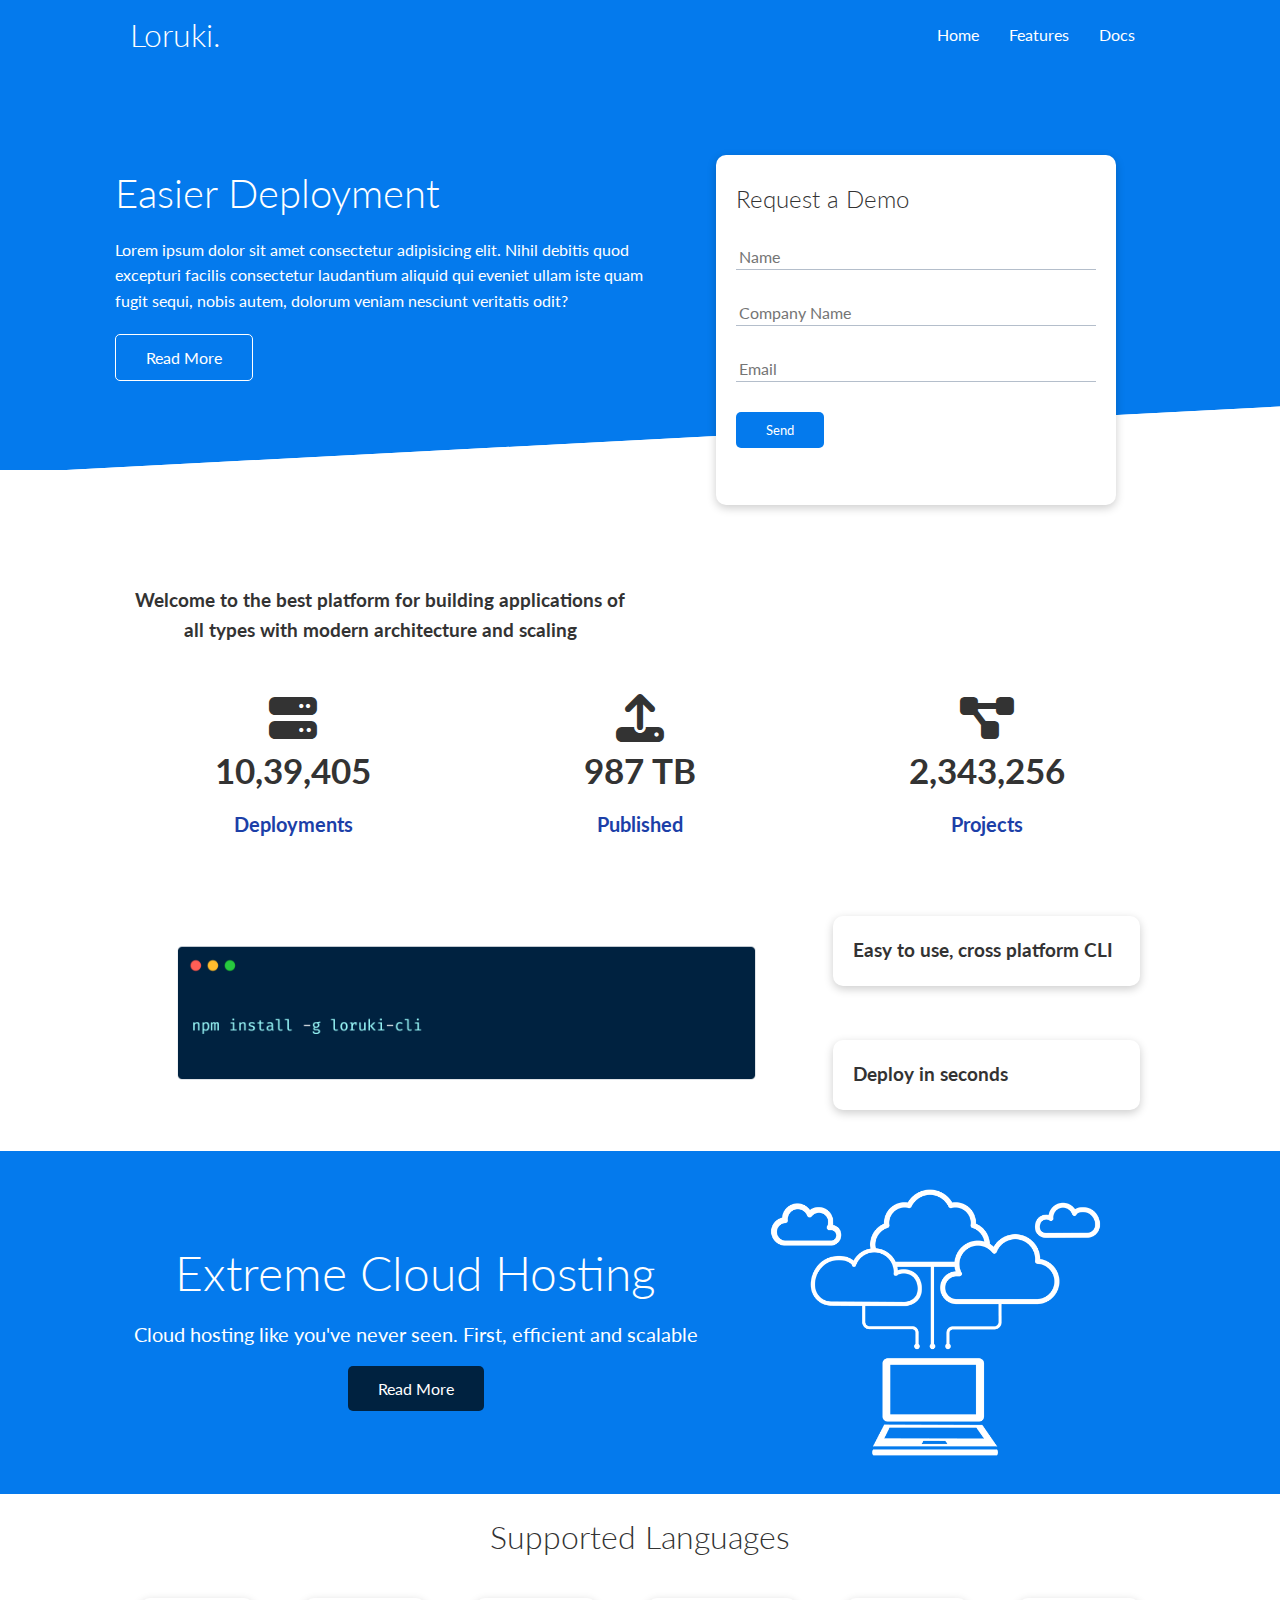
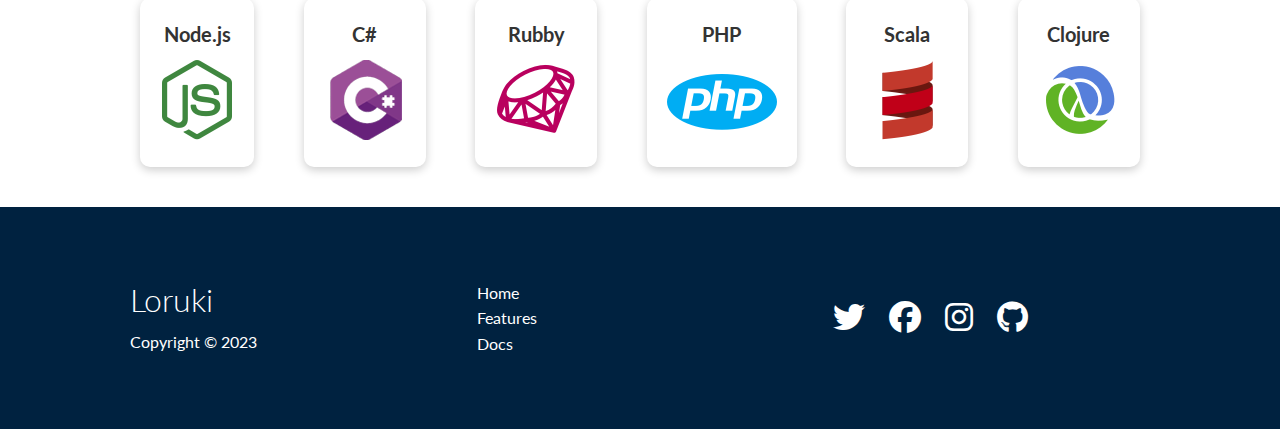
<file: index.html>
<!DOCTYPE html>
<html lang="en">
<head>
    <meta charset="UTF-8">
    <meta name="viewport" content="width=device-width, initial-scale=1.0">
    <title>Cloud costing | Home</title>
    <link rel="stylesheet" href="style.css">
    <link rel="stylesheet" href="https://cdnjs.cloudflare.com/ajax/libs/font-awesome/6.4.2/css/all.min.css">
    <link rel="preconnect" href="https://fonts.googleapis.com">
<link rel="preconnect" href="https://fonts.gstatic.com" crossorigin>
<link href="https://fonts.googleapis.com/css2?family=Lato:wght@300&family=Poppins:wght@400;500;600;700;800;900&display=swap" rel="stylesheet">

<link rel="stylesheet" href="https://cdnjs.cloudflare.com/ajax/libs/font-awesome/6.4.0/css/all.min.css"
integrity="sha512-iecdLmaskl7CVkqkXNQ/ZH/XLlvWZOJyj7Yy7tcenmpD1ypASozpmT/E0iPtmFIB46ZmdtAc9eNBvH0H/ZpiBw=="
crossorigin="anonymous" referrerpolicy="no-referrer" />

</head>
<body>
    <!----Header----->

    <div class="navbar">
        <div class="container flex">
            <h1 class="logo">Loruki.</h1>
            <nav>
                <ul>
                    <li><a href="index.html">Home</a></li>
                    <li><a href="features.html">Features</a></li>
                    <li><a href="docs.html">Docs</a></li>
                </ul>
            </nav>
        </div>
    </div>

    <!-----Showcase------>
    <section class="showcase">
        <div class="container grid">
            <div class="showcase-text">
                <h1>Easier Deployment</h1>
                <p>Lorem ipsum dolor sit amet consectetur adipisicing elit. Nihil debitis quod excepturi facilis consectetur 
                    laudantium aliquid qui eveniet ullam iste quam fugit sequi, nobis autem, dolorum veniam nesciunt veritatis 
                    odit?
                </p>
                <a href="features.html" class="btn btn-outline">Read More</a>
            </div>


            <div class="showcase-form card">
                <h2>Request a Demo</h2>
                <form>
                    <div class="form-control">
                        <input type="text" name="name" placeholder="Name" required>
                    </div>

                    <div class="form-control">
                        <input type="text" name="company" placeholder="Company Name" required>
                    </div>

                    <div class="form-control">
                        <input type="email" name="email" placeholder="Email" required>
                    </div>

                    <input type="submit" value="Send" class="btn btn-primary">
                </form>
            </div>
        </div>
    </section>

    <!----- stats------>
    <section class="stats">
        <div class="container">
            <h3 class="stats-heading text-center my-1">
                Welcome to the best platform for building applications of all
                types with modern architecture and scaling
            </h3>

            <div class="grid grid-3 text-center my-4">
                <div>
                    <i class="fas fa-server fa-3x"></i>
                    <h3>10,39,405</h3>
                    <p class="text-secondary">Deployments</p>
                </div>

                <div>
                    <i class="fas fa-upload fa-3x"></i>
                    <h3>987 TB</h3>
                    <p class="text-secondary">Published</p>
                </div>

                <div>
                    <i class="fas fa-project-diagram fa-3x"></i>
                    <h3>2,343,256</h3>
                    <p class="text-secondary">Projects</p>
                </div>

            </div>
        </div>
    </section>

    <!----- Cli ------>
    <section class="cli">
        <div class="container grid">
            <img src="images/cli.png" alt="cli">
            <div class="card">
                <h3>Easy to use, cross platform CLI</h3>
            </div>

            <div class="card">
                <h3>Deploy in seconds</h3>
            </div>
        </div>
    </section>

    <!------ cloud------>

    <section class="cloud bg-primary my-2 py-2">
        <div class="container grid">
            <div class="text-center">
                <h2 class="lg">Extreme Cloud Hosting</h2>
                <p class="lead my-1">Cloud hosting like you've never seen. First, efficient and scalable </p>
                <a href="features.html" class="btn btn-dark"> Read More</a>
            </div>

            <img src="images/cloud.png" alt="cloud">
        </div>
    </section>

    <!------Languages------->
    <section class="languages">
        <h2 class="md text-center my-2">
            Supported Languages
        </h2>
        <div class="container flex">
            <div class="card">
                <h4>Node.js</h4>
                <img src="images/logos/node.png" alt="node">
            </div>
            <div class="card">
                <h4>C#</h4>
                <img src="images/logos/csharp.png" alt="node">
            </div>
            <div class="card">
                <h4>Rubby</h4>
                <img src="images/logos/ruby.png" alt="node">
            </div>
            <div class="card">
                <h4>PHP</h4>
                <img src="images/logos/php.png" alt="node">
            </div>
            <div class="card">
                <h4>Scala</h4>
                <img src="images/logos/scala.png" alt="node">
            </div>
            <div class="card">
                <h4>Clojure</h4>
                <img src="images/logos/clojure.png" alt="node">
            </div>
        </div> 
    </section>

    <!-------- Footer -------->

    <footer class="footer bg-dark py-5">
        <div class="container grid grid-3">
            <div>
                <h1>Loruki</h1>
                <p>Copyright &copy; 2023</p>
            </div>

            <nav>
                <ul>
                    <li><a href="index.html">Home</a></li>
                    <li><a href="features.html">Features</a></li>
                    <li><a href="docs.html">Docs</a></li>
                </ul>
            </nav>

            <div class="social">
                <a href="#"><i class="fab fa-twitter fa-2x"></i></a>
                <a href="#"><i class="fab fa-facebook fa-2x"></i></a>
                <a href="#"><i class="fab fa-instagram fa-2x"></i></a>
                <a href="#"><i class="fab fa-github fa-2x"></i></a>
            </div>
        </div>
    </footer>
</body>
</html>
</file>
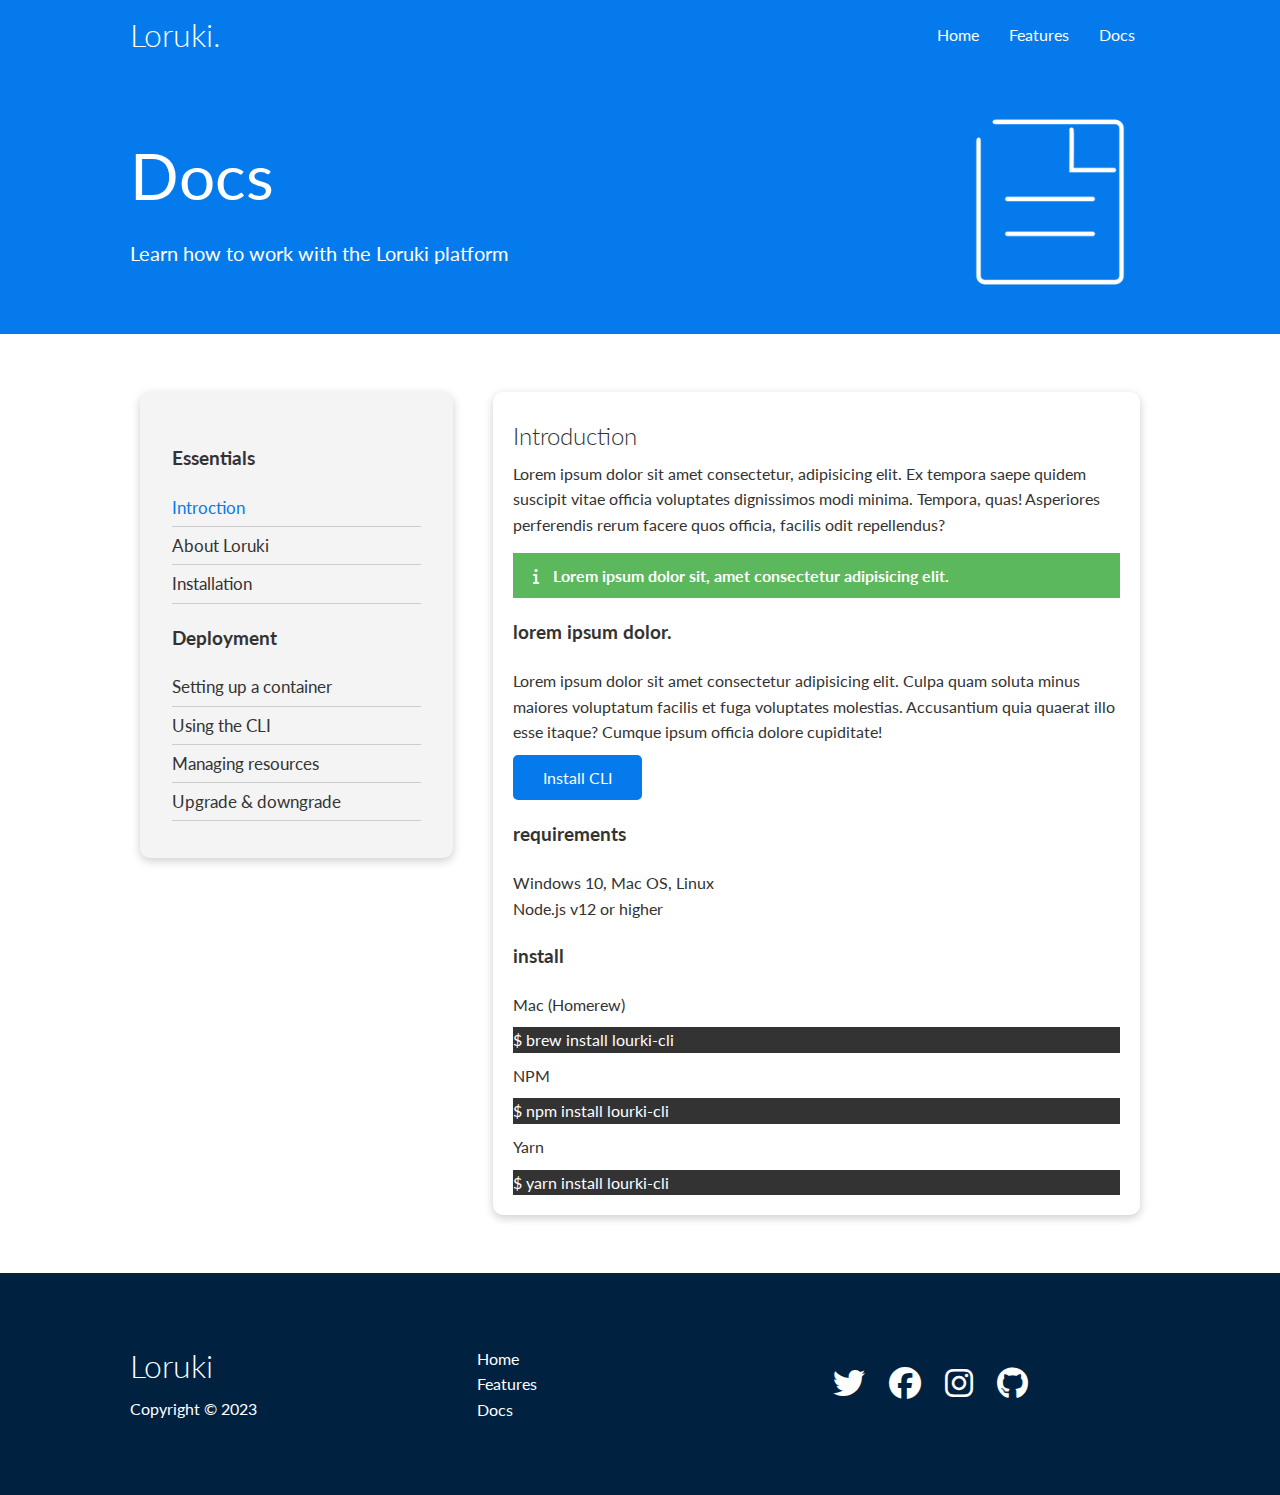
<file: docs.html>
<!DOCTYPE html>
<html lang="en">
<head>
    <meta charset="UTF-8">
    <meta name="viewport" content="width=device-width, initial-scale=1.0">
    <title>Cloud costing | Home</title>
    <link rel="stylesheet" href="style.css">
    <link rel="stylesheet" href="https://cdnjs.cloudflare.com/ajax/libs/font-awesome/6.4.2/css/all.min.css">
    <link rel="preconnect" href="https://fonts.googleapis.com">
<link rel="preconnect" href="https://fonts.gstatic.com" crossorigin>
<link href="https://fonts.googleapis.com/css2?family=Lato:wght@300&family=Poppins:wght@400;500;600;700;800;900&display=swap" rel="stylesheet">

<link rel="stylesheet" href="https://cdnjs.cloudflare.com/ajax/libs/font-awesome/6.4.0/css/all.min.css"
integrity="sha512-iecdLmaskl7CVkqkXNQ/ZH/XLlvWZOJyj7Yy7tcenmpD1ypASozpmT/E0iPtmFIB46ZmdtAc9eNBvH0H/ZpiBw=="
crossorigin="anonymous" referrerpolicy="no-referrer" />

</head>
<body>
    <!----Header----->

    <div class="navbar">
        <div class="container flex">
            <h1 class="logo">Loruki.</h1>
            <nav>
                <ul>
                    <li><a href="index.html">Home</a></li>
                    <li><a href="features.html">Features</a></li>
                    <li><a href="docs.html">Docs</a></li>
                </ul>
            </nav>
        </div>
    </div>

    <!------ Head------->

    <section class="docs-head bg-primary py-3">
        <div class="container grid">
            <div>
                <h class="xl">Docs</h>
                <p class="lead">Learn how to work with the Loruki platform</p>
            </div>
                <img src="images/docs.png" alt="docs">
        </div>
    </section>

    <!---- Docs main-->

    <section class="docs-main my-4">
        <div class="container grid">
            <div class="card bg-light p-3">
                <h3 class="my-2">Essentials</h3>
                <nav>
                    <ul>
                        <li><a class="text-primary" href="#">Introction</a></li>
                        <li><a href="#">About Loruki</a></li>
                        <li><a href="#">Installation</a></li>
                    </ul>
                </nav>

                <h3 class="my-2">Deployment</h3>
                <nav>
                    <ul>
                        <li><a href="#">Setting up a container</a></li>
                        <li><a href="#">Using the CLI</a></li>
                        <li><a href="#">Managing resources</a></li>
                        <li><a href="#">Upgrade & downgrade</a></li>
                    </ul>
                </nav>
            </div>

            <div class="card">
                <h2>Introduction</h2>
                <p>Lorem ipsum dolor sit amet consectetur, adipisicing elit. Ex tempora saepe 
                    quidem suscipit vitae officia voluptates dignissimos modi minima. 
                    Tempora, quas! Asperiores perferendis rerum facere quos officia, 
                    facilis odit repellendus?
                </p>
                <div class="alert alert-success">
                    <i class="fas fa-info"></i>
                    Lorem ipsum dolor sit, amet consectetur adipisicing elit.
                </div>

                <h3>lorem ipsum dolor.</h3>
                <p>Lorem ipsum dolor sit amet consectetur adipisicing elit. 
                    Culpa quam soluta minus maiores voluptatum 
                    facilis et fuga voluptates molestias. 
                    Accusantium quia quaerat illo esse itaque? 
                    Cumque ipsum officia dolore cupiditate!
                </p>
                <a href="#" class="btn btn-prinmary">Install CLI</a>

                <h3>requirements</h3>
                <ul>
                    <li>Windows 10, Mac OS, Linux</li>
                    <li>Node.js v12 or higher</li>
                </ul>

                <h3>install</h3>
                <p>Mac (Homerew)</p>
                <pre><code>$ brew install lourki-cli</code></pre>
                <p>NPM</p>
                <pre><code>$ npm install lourki-cli</code></pre>
                <p>Yarn</p>
                <pre><code>$ yarn install lourki-cli</code></pre>
            </div>

        </div>
    </section>





    <!-------- Footer -------->

    <footer class="footer bg-dark py-5">
        <div class="container grid grid-3">
            <div>
                <h1>Loruki</h1>
                <p>Copyright &copy; 2023</p>
            </div>

            <nav>
                <ul>
                    <li><a href="index.html">Home</a></li>
                    <li><a href="features.html">Features</a></li>
                    <li><a href="docs.html">Docs</a></li>
                </ul>
            </nav>

            <div class="social">
                <a href="#"><i class="fab fa-twitter fa-2x"></i></a>
                <a href="#"><i class="fab fa-facebook fa-2x"></i></a>
                <a href="#"><i class="fab fa-instagram fa-2x"></i></a>
                <a href="#"><i class="fab fa-github fa-2x"></i></a>
            </div>
        </div>
    </footer>
</body>
</html>
</file>
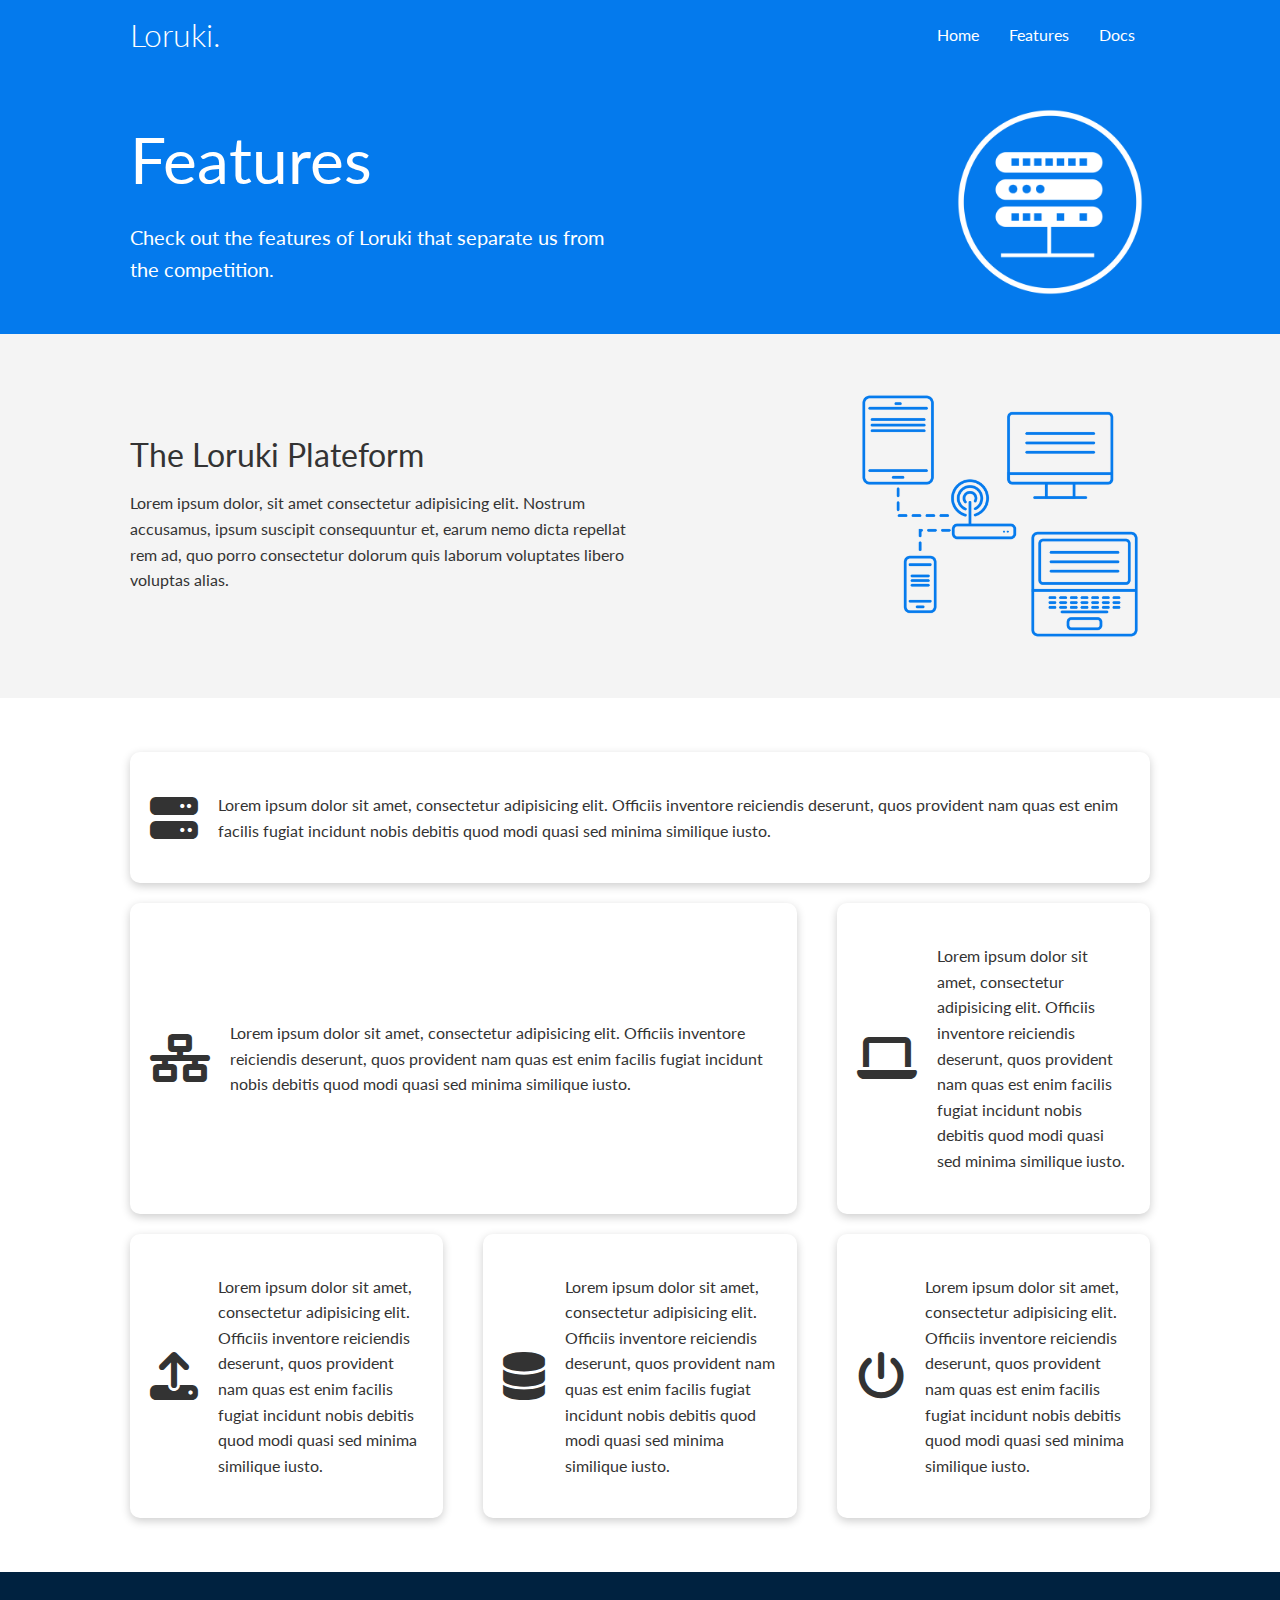
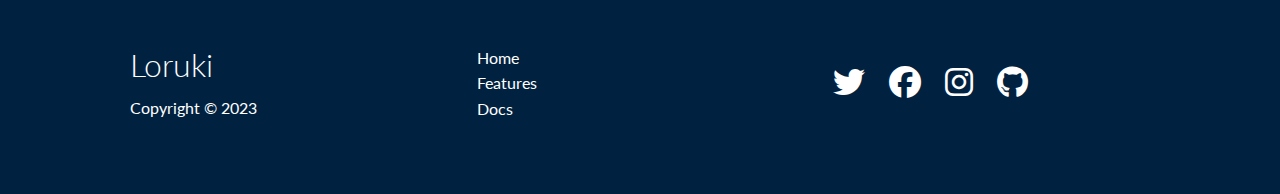
<file: features.html>
<!DOCTYPE html>
<html lang="en">
<head>
    <meta charset="UTF-8">
    <meta name="viewport" content="width=device-width, initial-scale=1.0">
    <title>Cloud costing | Home</title>
    <link rel="stylesheet" href="style.css">
    <link rel="stylesheet" href="https://cdnjs.cloudflare.com/ajax/libs/font-awesome/6.4.2/css/all.min.css">
    <link rel="preconnect" href="https://fonts.googleapis.com">
<link rel="preconnect" href="https://fonts.gstatic.com" crossorigin>
<link href="https://fonts.googleapis.com/css2?family=Lato:wght@300&family=Poppins:wght@400;500;600;700;800;900&display=swap" rel="stylesheet">

<link rel="stylesheet" href="https://cdnjs.cloudflare.com/ajax/libs/font-awesome/6.4.0/css/all.min.css"
integrity="sha512-iecdLmaskl7CVkqkXNQ/ZH/XLlvWZOJyj7Yy7tcenmpD1ypASozpmT/E0iPtmFIB46ZmdtAc9eNBvH0H/ZpiBw=="
crossorigin="anonymous" referrerpolicy="no-referrer" />

</head>
<body>
    <!----Header----->

    <div class="navbar">
        <div class="container flex">
            <h1 class="logo">Loruki.</h1>
            <nav>
                <ul>
                    <li><a href="index.html">Home</a></li>
                    <li><a href="features.html">Features</a></li>
                    <li><a href="docs.html">Docs</a></li>
                </ul>
            </nav>
        </div>
    </div>

    <!------ Head------->

    <section class="features-head bg-primary py-3">
        <div class="container grid">
            <div>
                <h class="xl">Features</h>
                <p class="lead">Check out the features of Loruki that separate us from the competition.</p>
            </div>
                <img src="images/server.png" alt="server">
        </div>
    </section>

    <!-----Sub head---->

    <section class="features-sub-head bg-light py-3">
        <div class="container grid">
            <div>
                <h class="md">The Loruki Plateform</h>
            <p>
                Lorem ipsum dolor, sit amet consectetur adipisicing elit. Nostrum accusamus, 
                ipsum suscipit consequuntur et, earum nemo dicta repellat rem ad, quo porro 
                consectetur dolorum quis laborum voluptates libero voluptas alias.
            </p>
            </div>
                <img src="images/server2.png" alt="server2">
        </div>
    </section>

    <!--- Main---->

    <section class="features-main my-2">
        <div class="container grid grid-3">
            <div class="card flex">
                <i class="fas fa-server fa-3x"></i>
                <p>Lorem ipsum dolor sit amet, consectetur adipisicing elit. Officiis inventore reiciendis deserunt, 
                    quos provident nam quas est enim facilis fugiat incidunt nobis debitis quod modi quasi sed minima 
                    similique iusto.
                </p>
            </div>

            <div class="card flex">
                <i class="fas fa-network-wired fa-3x"></i>
                <p>Lorem ipsum dolor sit amet, consectetur adipisicing elit. Officiis inventore reiciendis deserunt, 
                    quos provident nam quas est enim facilis fugiat incidunt nobis debitis quod modi quasi sed minima 
                    similique iusto.
                </p>
            </div>

            <div class="card flex">
                <i class="fas fa-laptop fa-3x"></i>
                <p>Lorem ipsum dolor sit amet, consectetur adipisicing elit. Officiis inventore reiciendis deserunt, 
                    quos provident nam quas est enim facilis fugiat incidunt nobis debitis quod modi quasi sed minima 
                    similique iusto.
                </p>
            </div>

            <div class="card flex">
                <i class="fas fa-upload fa-3x"></i>
                <p>Lorem ipsum dolor sit amet, consectetur adipisicing elit. Officiis inventore reiciendis deserunt, 
                    quos provident nam quas est enim facilis fugiat incidunt nobis debitis quod modi quasi sed minima 
                    similique iusto.
                </p>
            </div>

            <div class="card flex">
                <i class="fas fa-database fa-3x"></i>
                <p>Lorem ipsum dolor sit amet, consectetur adipisicing elit. Officiis inventore reiciendis deserunt, 
                    quos provident nam quas est enim facilis fugiat incidunt nobis debitis quod modi quasi sed minima 
                    similique iusto.
                </p>
            </div>

            <div class="card flex">
                <i class="fas fa-power-off fa-3x"></i>
                <p>Lorem ipsum dolor sit amet, consectetur adipisicing elit. Officiis inventore reiciendis deserunt, 
                    quos provident nam quas est enim facilis fugiat incidunt nobis debitis quod modi quasi sed minima 
                    similique iusto.
                </p>
            </div>
        </div>
    </section>

    <!-------- Footer -------->

    <footer class="footer bg-dark py-5">
        <div class="container grid grid-3">
            <div>
                <h1>Loruki</h1>
                <p>Copyright &copy; 2023</p>
            </div>

            <nav>
                <ul>
                    <li><a href="index.html">Home</a></li>
                    <li><a href="features.html">Features</a></li>
                    <li><a href="docs.html">Docs</a></li>
                </ul>
            </nav>

            <div class="social">
                <a href="#"><i class="fab fa-twitter fa-2x"></i></a>
                <a href="#"><i class="fab fa-facebook fa-2x"></i></a>
                <a href="#"><i class="fab fa-instagram fa-2x"></i></a>
                <a href="#"><i class="fab fa-github fa-2x"></i></a>
            </div>
        </div>
    </footer>
</body>
</html>
</file>
<file: style.css>
:root{
    --primary-color:#047aed;
    --secondary-color:#1c3fa8;
    --dark-color:#002240;
    --light-color:#f4f4f4;
    --success-color:#5cb85c;
    --error-color:#d9534f;


}


*{
    font-family: 'Lato', sans-serif;
   /* font-family: 'Poppins', sans-serif;*/
    box-sizing: border-box;
    padding: 0;
    margin: 0;
}

body{
    font-family: 'Lato', sans-serif; 
   /* font-family: 'Poppins', sans-serif;*/
    color: #333;
    line-height: 1.6;
}

ul{
    list-style-type: none;
}

a{
    text-decoration: none;
    color: #333;
}

h1, h2{
    font-weight: 300;
    line-height: 1.2;
    margin: 10px 0;
}

p{
    margin: 10px 0;
}

img{
    width: 100%;
}

/*------- Nav bar--------------*/

.navbar{
    background-color:var(--primary-color);
    color: #fff;
    height: 70px;
}

.navbar ul{
    display: flex;
}

.navbar a{
    color: #fff;
    padding: 10px;
    margin: 0 5px;
}

.navbar a:hover{
    border-bottom: 2px #c00b0b solid;
}

.navbar .flex{
    justify-content: space-between;
}

/*----------- show case-----------------*/

.showcase{
    height: 400px;
    background-color:var(--primary-color);
    color: #fff;
    position: relative;
}

.showcase h1{
    font-size: 40px;
}

.showcase p{
    margin: 20px 0;
}

.showcase .grid{
    overflow: visible;
    grid-template-columns: 55% 45%;
    gap: 30px;
}

.showcase-form{
    position: relative;
    top: 60px;
    height: 350px;
    width: 400px;
    padding: 40px;
    z-index: 100;
}

.showcase-form .form-control{
    margin: 30px 0;
}

.showcase-form input[type="text"],
.showcase-form input[type="email"]
{
    border: 0;
    border-bottom: 1px solid #b4becb;
    width: 100%;
    padding: 3px;
    font-size: 16px;
}

.showcase-form input:focus{
    outline: none;
}


.showcase::before,
.showcase::after{
    content: '';
    position: absolute;
    height: 100px;
    bottom: -70px;
    right: 0;
    left: 0;
    background: #fff;
    transform: skewY(-3deg);
    -webkit-transform: skewY(-3deg);
    -moz-transform: skewY(-3deg);
    -ms-transform: skewY(-3deg);

}


/*------------------------stats-------------------*/

.stats{
    padding-top: 100px;

}

.stats-heading{
    max-width: 500px;
    margin: auto;
}

.stats .grid h3{
    font-size: 35px;
}

.stats .grid p{
    font-size: 20px;
    font-weight: bold;
}


/*--------- cli -------------*/

.cli .grid{
    grid-template-columns: repeat(3,1fr);
    grid-template-rows:repeat(2,1fr) ;
}

.cli .grid > *:first-child{
    grid-column: 1 / span 2;
    grid-row: 1 / span 2;
}


/*----------- Cloud -----------------*/

.cloud .grid{
    grid-template-columns: 4fr 3fr;
}

/*---------------languages-----------------*/
.languages .flex{
    flex-wrap: wrap;
}

.languages .card{
    text-align: center;
    margin: 18px 10px 40px;
    transition: transform 0.2s ease-in;

}

.languages .card h4{
    font-size: 20px;
    margin-bottom: 10px;
}

.languages .card:hover{
    transform: translateY(-15px);
}




/*--------------------------------------------------------------------*/

/* --------- utilities-----------------*/

.container{
    max-width: 1100px;
    margin: 0 auto;
    overflow: auto;
    padding: 0 40px;
}

.card{
    background-color: #fff;
    color: #333;
    border-radius: 10px;
    box-shadow: 0 3px 10px rgb(0,0,0,0.2);
    padding: 20px;
    margin: 10px;
}

.btn{
    display: inline-block;
    padding: 10px 30px;
    cursor: pointer;
    background: var(--primary-color);
    color: #fff;
    border: none;
    border-radius: 5px;
}

.btn-outline{
    background-color: transparent;
    border: 1px #fff solid;
}

.btn:hover{
    transform: scale(0.98);
}



.flex{
    display: flex;
    justify-content: space-between;
    align-items: center;
    height: 100%;
}

.grid{
    display: grid;
    grid-template-columns: repeat(2,1fr);
    gap: 20px;
    justify-content: center;
    align-items: center;
    height: 100%;
}

.grid-3{
    grid-template-columns: repeat(3,1fr);
}

.text-center{
    text-align: center;
}


/*---------------- Background & colored buttons ------------------------*/

.bg-primary, .btn-primary{
    background-color: var(--primary-color);
    color: #fff;
}

.bg-secondary, .btn-secondary{
    background-color: var(--secondary-color);
    color: #fff;
}

.bg-dark, .btn-dark{
    background-color: var(--dark-color);
    color: #fff;
}

.bg-light, .btn-light{
    background-color: var(--light-color);
    color: #333;
}


.bg-primary a, .btn-primary a,
.bg-secondary a, .btn-secondary a,
.bg-dark a, .btn-dark a
{
    color: #fff;
}


/*----------footer-------------*/

.footer .social a{
    margin: 0 10px;
}




/*----------- text sizes---------------*/

.lead{
    font-size: 20px;
}

.sm{
    font-size: 1rem;
}

.md{
    font-size:2rem ;
}

.lg{
    font-size: 3rem;
}

.xl{
    font-size: 4rem;
}

.text-center{
    text-align: center;
}

/*---------margin---------------*/

.my-1{
    margin: 1rem 0;
}

.my-2{
    margin: 1.5rem 0;
}

.my-3{
    margin: 2rem 0;
}

.my-4{
    margin: 3rem 0;
}

.my-5{
    margin: 4rem 0;
}

.m-1{
    margin: 1rem;
}

.m-2{
    margin: 1.5rem;
}

.m-3{
    margin: 2rem;
}

.m-4{
    margin: 3rem;
}

.m-5{
    margin: 4rem;
}

/*---- Padding ----*/

.py-1{
    padding: 1rem 0;
}

.py-2{
    padding: 1.5rem 0;
}

.py-3{
    padding: 2rem 0;
}

.py-4{
    padding: 3rem 0;
}

.py-5{
    padding: 4rem 0;
}


.p-1{
    padding: 1rem;
}

.p-2{
    padding: 1.5rem;
}

.p-3{
    padding: 2rem;
}

.p-4{
    padding: 3rem;
}

.p-5{
    padding: 4rem;
}

/*--------------------------------------------------------------------------------*/


/*--------------------Features--------------------------*/

.features-head img
{
    width: 200px;
    justify-self:flex-end;
}

.features-sub-head img{
    width: 300px;
    justify-self:flex-end;
}

.features-main .card>i{
    margin-right: 20px;
}

.features-main .grid{
    padding: 30px;
}

.features-main .grid > *:first-child{
    grid-column: 1/span 3;
}

.features-main .grid > *:nth-child(2){
    grid-column: 1/span 2;
}

/*---------------------------------------------------------------*/

/*--------- Docs--------------*/

.docs-head img
{
    width: 200px;
    justify-self:flex-end;
}

.docs-main h3{
    margin: 20px 0;
}

.docs-main .grid{
    grid-template-columns: 1fr 2fr;
    align-items: flex-start;
}

.docs-main nav li{
    font-size: 17px;
    padding-bottom:5px ;
    margin-bottom: 5px;
    border-bottom: 1px #ccc solid;
}

.docs-main a:hover{
    font-weight: bold;
}

/*Alert*/

.alert{
    background-color: var(--light-color);
    padding: 10px 20px;
    font-weight: bold;
    margin: 15px 0;
}

.alert i{
    margin-right: 10px;
}

.alert-success{
    background-color: var(--success-color);
    color: #fff;
}

.alert-error{
    background-color: var(--error-color);
    color: #fff;
}

code,pre{
    background: #333;
    color: #fff;
   
}

/*Text color*/

.text-primary{
    color: var(--primary-color);
   
}

.text-secondary{
    color: var(--secondary-color);
    
}

.text-dark{
    color: var(--dark-color);
   
}

.text-light{
    color: var(--light-color);
    
}








/*----------------------------------------------------------------------*/


/*---- media for tablets and under------*/

@media(max-width:768px){
    .grid,
    .showcase .grid,
    .stats .grid,
    .cli .grid,
    .cloud .grid,
    .features-main .grid,
    .docs-main .grid{
        grid-template-columns: 1fr;
        grid-template-rows: 1fr;
   }

   .showcase{
        height: auto;
   }

   .showcase-text{
        text-align:center ;
        margin-top: 40px;
        animation: slideInFromTop 1s ease-in;

   }

   .showcase-form{
        justify-self: center;
        margin: auto;
        animation: slideInFromBottom 1s ease-in;

   }

   .cli .grid > *:first-child{
        grid-column: 1 ;
        grid-row: 1;
    }

    .features-head,
    .features-sub-head,
    .docs-head{
        text-align: center;
    }

    .features-head img,
    .features-sub-head img,
    .docs-head img{
        justify-self: center;
    }

    .features-main .grid > *:first-child,
    .features-main .grid > *:nth-child(2){
        grid-column: 1;
    }

}


/*----------- media for mobile -------------*/

@media(max-width:500px){
    .navbar{
        height: 110px;
    }

    .naabar .flex{
        flex-direction: column;
    }

    .navbar ul{
        padding: 10px;
        background-color: rgba(0,0,0,0.1);
    }
}

/*--------------------------------------------------------------------*/

/*-- Animations--*/

@keyframes slideInFromLeft{
    0%{
        transform: translateX(-100%);
    }

    100%{
        transform: translateX(0);
    }
}

@keyframes slideInFromRight{
    0%{
        transform: translateX(100%);
    }

    100%{
        transform: translateX(0);
    }
}

@keyframes slideInFromTop{
    0%{
        transform: translateY(-100%);
    }

    100%{
        transform: translateX(0);
    }
}

@keyframes slideInFromBottom{
    0%{
        transform: translateY(100%);
    }

    100%{
        transform: translateX(0);
    }
}

.showcase-text{
    animation: slideInFromLeft 1s ease-in;
}

.showcase-form{
    animation: slideInFromRight 1s ease-in;
}

.stats{
    animation: slideInFromBottom 1s ease-in;

}
</file>
